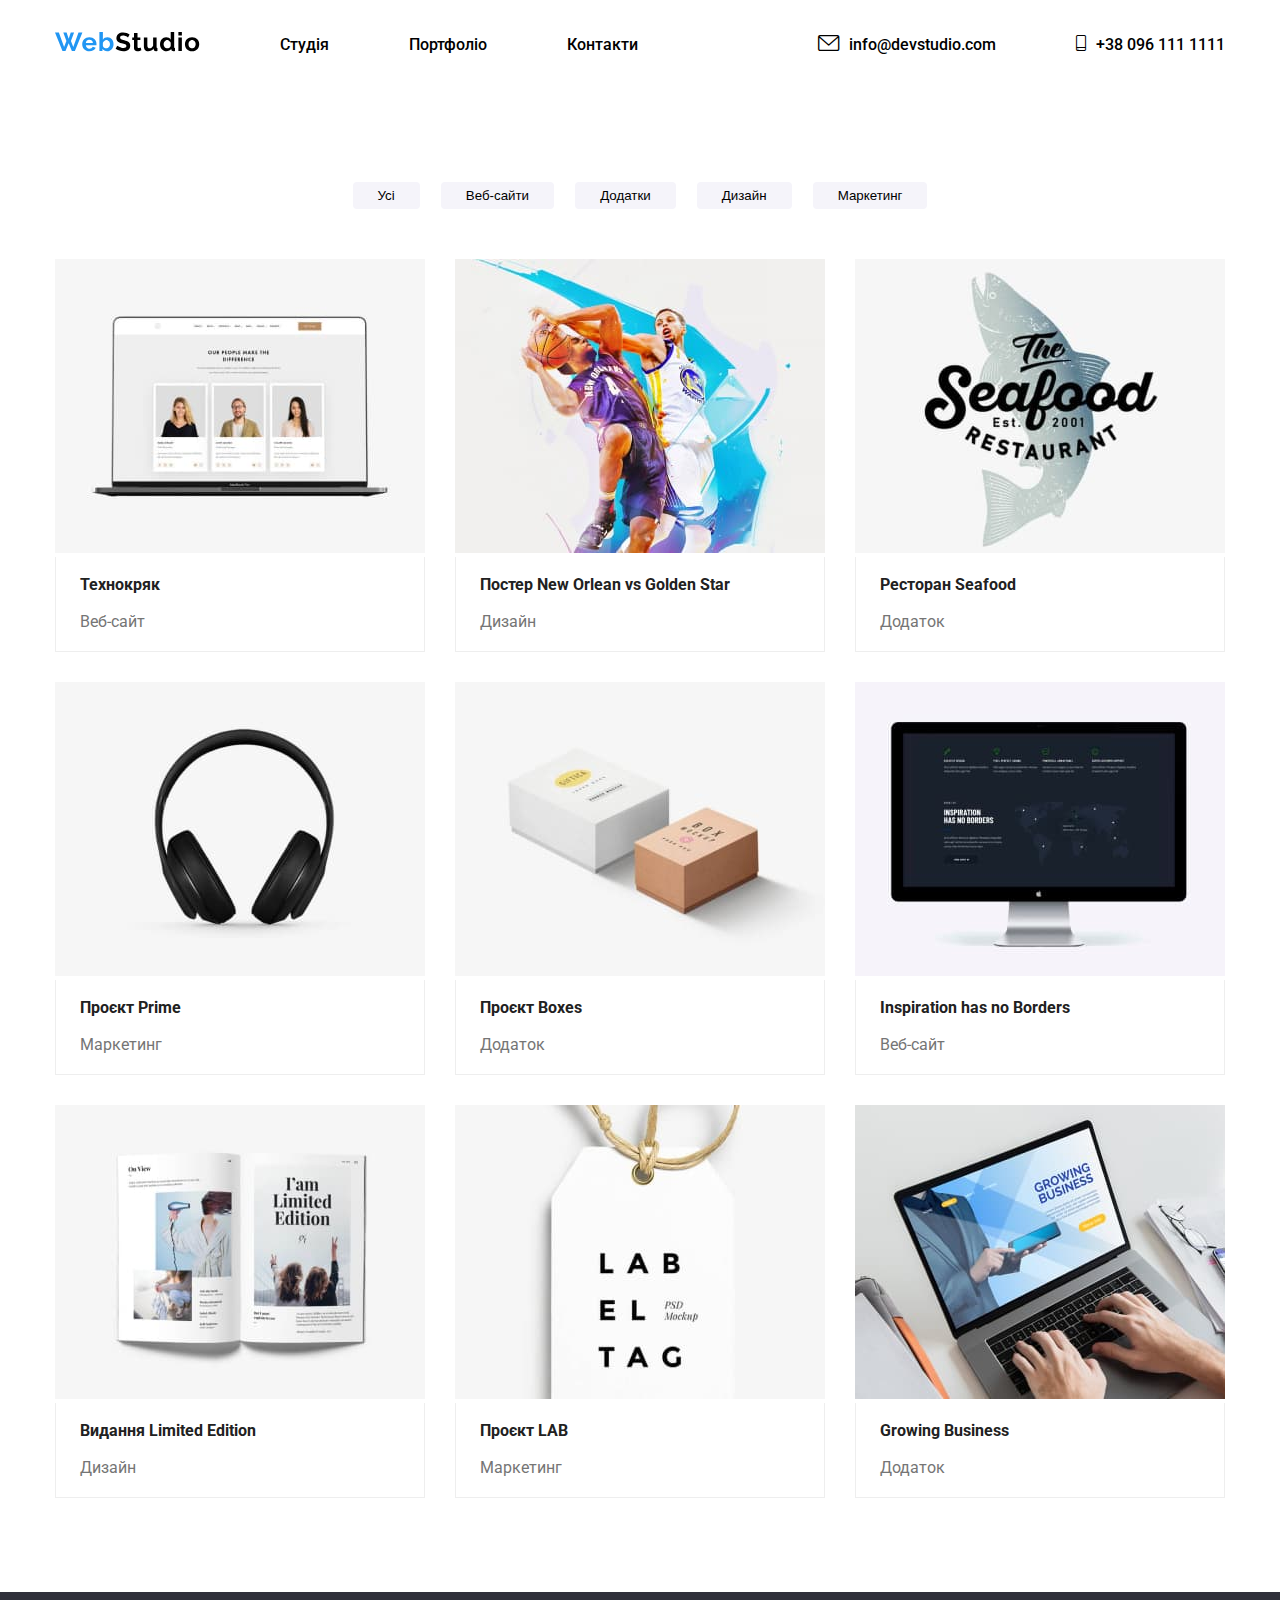
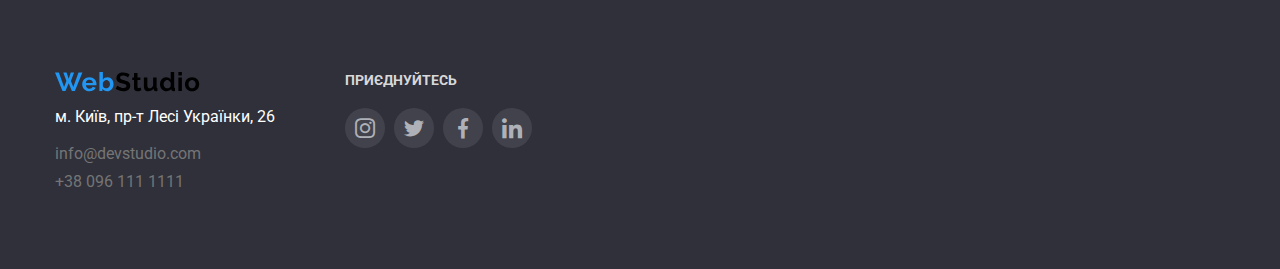
<file: portfolio.html>
<!DOCTYPE html>
<html lang="en">

<head>
    <meta charset="UTF-8">
    <meta name="viewport" content="width=device-width, initial-scale=1.0">
    <title>Portfolio</title>
    <link rel="stylesheet" href="portfolio.css">
    <link rel="stylesheet" href="photoportfolio/icons/style.css">
    <link rel="preconnect" href="https://fonts.googleapis.com">
    <link rel="preconnect" href="https://fonts.gstatic.com" crossorigin>
    <link href="https://fonts.googleapis.com/css2?family=Roboto:wght@400;500;700;900&display=swap" rel="stylesheet">
    <link rel="stylesheet" href="https://necolas.github.io/normalize.css/8.0.1/normalize.css">
</head>

<body>
    <main class="main">
    <header class="header">
        <div class="container">
            <nav class="navigation">
                <ul class="navigation-list">
                    <li class="navigation-item"><a class="navigation-link" href="#"><img class="logo"
                                src="photoportfolio/webstudio.svg" alt=""></a></li>
                    <li class="navigation-item"><a class="navigation-link" href="index.html">Студія</a></li>
                    <li class="navigation-item"><a class="navigation-link" href="#">Портфоліо</a></li>
                    <li class="navigation-item"><a class="navigation-link header-link_active" href="#">Контакти</a></li>
                    <li class="navigation-item"><a class="navigation-link" href="mailto:info@devstudio.com"><i class="icon-mail icon-envelope"></i>info@devstudio.com</a></li>
                    <li class="navigation-item"><a class="navigation-link" href="tel:+38 096 111 11 11"><i class="icon-tel icon-smartphone"></i>+38 096 111
                            1111</a></li>
                </ul>
            </nav>
        </div>
    </header>
    <section class="section1">
        <div class="container1">
            <button class="button" type="button">Усі</button>
            <button class="button" type="button">Веб-сайти</button>
            <button class="button" type="button">Додатки</button>
            <button class="button" type="button">Дизайн</button>
            <button class="button" type="button">Маркетинг</button>
        </div>
    </section>
    <section class="section2">
        <div class="container">
            <figure class="figure">
                <img src="photoportfolio/img.jpg" alt="">
                <div class="div-border">
                <figcaption class="name">Технокряк</figcaption>
                <br>
                <span class="text">Веб-сайт</span>
            </div>
            </figure>
            <figure class="figure">
                <img src="photoportfolio/imgone.jpg" alt="">
                <div class="div-border">
                <figcaption class="name">Постер New Orlean vs Golden Star</figcaption>
                <br>
                <span class="text">Дизайн</span>
            </div>
            </figure>
            <figure class="figure">
                <img src="photoportfolio/imgtwo.jpg" alt="">
                <div class="div-border">
                <figcaption class="name">Ресторан Seafood</figcaption>
                <br>
                <span class="text">Додаток</span>
            </div>
            </figure>
            <figure class="figure">
                <img src="photoportfolio/imgthree.jpg" alt="">
                <div class="div-border">
                <figcaption class="name">Проєкт Prime</figcaption>
                <br>
                <span class="text">Маркетинг</span>
            </div>
            </figure>
            <figure class="figure">
                <img src="photoportfolio/imgfour.jpg" alt="">
                <div class="div-border">
                <figcaption class="name">Проєкт Boxes</figcaption>
                <br>
                <span class="text">Додаток</span>
            </div>
            </figure>
            <figure class="figure">
                <img src="photoportfolio/imgfive.jpg" alt="">
                <div class="div-border">
                <figcaption class="name">Inspiration has no Borders</figcaption>
                <br>
                <span class="text">Веб-сайт</span>
            </div>
            </figure>
            <figure class="figure">
                <img src="photoportfolio/imgsix.jpg" alt="">
                <div class="div-border">
                <figcaption class="name">Видання Limited Edition</figcaption>
                <br>
                <span class="text">Дизайн</span>
            </div>
            </figure>
            <figure class="figure">
                <img src="photoportfolio/imgseven.jpg" alt="">
                <div class="div-border">
                <figcaption class="name">Проєкт LAB</figcaption>
                <br>
                <span class="text">Маркетинг</span>
            </div>
            </figure>
            <figure class="figure">
                <img src="photoportfolio/imgeight.jpg" alt="">
                <div class="div-border">
                <figcaption class="name">Growing Business</figcaption>
                <br>
                <span class="text">Додаток</span>
            </div>
            </figure>
        </div>
    </section>
    <footer class="footer">
        <div class="container">
            <div class="footer-mail-tel">
            <img class="footer-photo" src="webstudiophoto/webstudio.svg" alt="">
            <p class="footer-a">м. Київ, пр-т Лесі Українки, 26</p>
            <p class="footer-ab"><a class="footer-mail" href="mailto:info@devstudio.com">info@devstudio.com</a></p>
            <p class="footer-ab1"><a class="footer-tel" href="tel:+38 096 111 11 11">+38 096 111 1111</a></p>
        </div>
            <div class="footer-links">
                <p class="footer-links-text">ПРИЄДНУЙТЕСЬ</p>
                <div class="footer-links-all">
                        <a class="icon-link-footer" href="#"><i class="icon-fonts-link icon-insta"></i></a>
                        <a class="icon-link-footer" href="#"><i class="icon-fonts-link icon-twitter"></i></a>
                        <a class="icon-link-footer" href="#"><i class="icon-fonts-link icon-facebook"></i></a>
                        <a class="icon-link-footer" href="#"><i class="icon-fonts-link icon-linkedin"></i></a>
                    </div>
                </div>
            </div>
        </div>
    </footer>
</main>
</body>

</html>
</file>
<file: portfolio.css>
* {
    margin: 0;
    padding: 0;
}

:root {
    --color-text-black: #2F303A;
    --color-acent: #2196f3;
    --color-whitegray: #757575;
    --color-black: #212121;
}

body {
    font-family: 'Roboto', sans-serif;
}

.container {
    width: 1170px;
    margin: 0 auto;
}

.container1{
    width: 575px;
    margin: 0 auto;
}

.navigation-list {
    display: flex;
    text-decoration: none;
    align-items: center;
    justify-content: space-between;
}

.header {
    padding: 32px 0 32px 0;
}

.navigation-list{
    list-style: none;
    font-weight: 500;
}

.icon-mail{
    padding-right: 10px;
}

.icon-tel{
    padding-right: 10px;
}

.navigation-item:not(:last-child) {
    margin-right: 55px;
}

.navigation-item:nth-child(4) {
    padding-right: 100px;
}

.navigation-link {
    color: black;
    text-decoration: none;
}

.navigation-link_active {
    color: var(--color-acent);
}

.navigation-link {
    position: relative;
    padding-bottom: 10px;
}

.navigation-link_active::after {
    content: '';
    position: absolute;
    width: 100%;
    height: 3px;
    background-color: var(--color-acent);
    bottom: 0;
    left: 0;
}

.navigation-link:hover {
    color: var(--color-acent);
}

.section1 .container1{
    display: flex;
    align-items: center;
    justify-content: space-between;
}

.button{
    border-radius: 4px;
    background-color: #F5F4FA;
    color: black;
    border-style: none;
    padding: 6px 25px;
    font-weight: 500;
    cursor: pointer;
    margin-top: 94px;
}

.button:hover{
    background-color: #2196f3;
    color: white;
}

.navigation-link:hover{
    color: var(--color-acent);
}

.section2 .container{
    display: flex;
    flex-wrap: wrap;
    gap: 30px;
}

.section2{
    margin-top: 50px;
    margin-bottom: 94px;
}

.figure{
    flex-basis: calc((100%-60px) / 3);
}

.name{
    font-weight: 700;
    color: #212121;
    line-height: 100%;
}

.text{
    font-weight: 400;
    color: #757575;
    line-height: 100%;
}

.footer{
    background-color: #2F303A;
    padding: 80px 0;
}

.footer .container{
    display: flex;
}

.footer-a{
    color: white;
    font-weight: 400;
    line-height: 200%;
    margin-top: 5px;
}

.footer-ab{
    font-weight: 400;
    color: rgba(255, 255, 255, 0.6);
    line-height: 80%;
    margin: 15px 0
}

.footer-ab1{
    font-weight: 400;
    color: rgba(255, 255, 255, 0.6);
    line-height: 80%;
}

.footer-tel{
    color: #757575;
    list-style: none;
    text-decoration: none;
}

.footer-tel:hover{
    color: #2196f3;
}

.footer-mail:hover{
    color: #2196f3;
}


.footer-mail{
    color: #757575;
    list-style: none;
    text-decoration: none;
}

.div-border{
    border-bottom: 1px solid #EEEEEE;
    border-right: 1px solid #EEEEEE;
    border-left: 1px solid #EEEEEE;
    padding: 20px 24px;
}

figure:hover{
    box-shadow: 1px 2px 6px 0px #00000065;
}

.icon-link-footer {
    display: inline-block;
    color: #AFB1B8;
    text-decoration: none;
    padding: 10px;
    border-radius: 50%;
    background-color: rgba(255, 255, 255, 0.089);
}

.icon-link-footer:hover {
    color: #ffffff;
    background-color: var(--color-acent);
}

.footer-links{
    margin-left: 70px;
}

.footer-links-text{
    font-weight: 700;
    font-size: 14px;
    color: #ffffffd0;
    line-height: 16px;
    margin-bottom: 20px;
}

.icon-fonts-link{
    font-size: 20px;
}

.icon-link-footer:not(:last-child){
    margin-right: 5px;
}
</file>
<file: photoportfolio/icons/style.css>
@font-face {
  font-family: 'icomoon';
  src:  url('fonts/icomoon.eot?6dhn4u');
  src:  url('fonts/icomoon.eot?6dhn4u#iefix') format('embedded-opentype'),
    url('fonts/icomoon.ttf?6dhn4u') format('truetype'),
    url('fonts/icomoon.woff?6dhn4u') format('woff'),
    url('fonts/icomoon.svg?6dhn4u#icomoon') format('svg');
  font-weight: normal;
  font-style: normal;
  font-display: block;
}

[class^="icon-"], [class*=" icon-"] {
  /* use !important to prevent issues with browser extensions that change fonts */
  font-family: 'icomoon' !important;
  speak: never;
  font-style: normal;
  font-weight: normal;
  font-variant: normal;
  text-transform: none;
  line-height: 1;

  /* Better Font Rendering =========== */
  -webkit-font-smoothing: antialiased;
  -moz-osx-font-smoothing: grayscale;
}

.icon-Logofive:before {
  content: "\e900";
}
.icon-Logofour:before {
  content: "\e901";
}
.icon-Logothree:before {
  content: "\e902";
}
.icon-Logotwo:before {
  content: "\e903";
}
.icon-Logoone:before {
  content: "\e904";
}
.icon-Logo:before {
  content: "\e905";
}
.icon-linkedin:before {
  content: "\e906";
}
.icon-facebook:before {
  content: "\e907";
}
.icon-twitter:before {
  content: "\e908";
}
.icon-insta:before {
  content: "\e909";
}
.icon-smartphone:before {
  content: "\e90a";
}
.icon-envelope:before {
  content: "\e90b";
}
</file>
